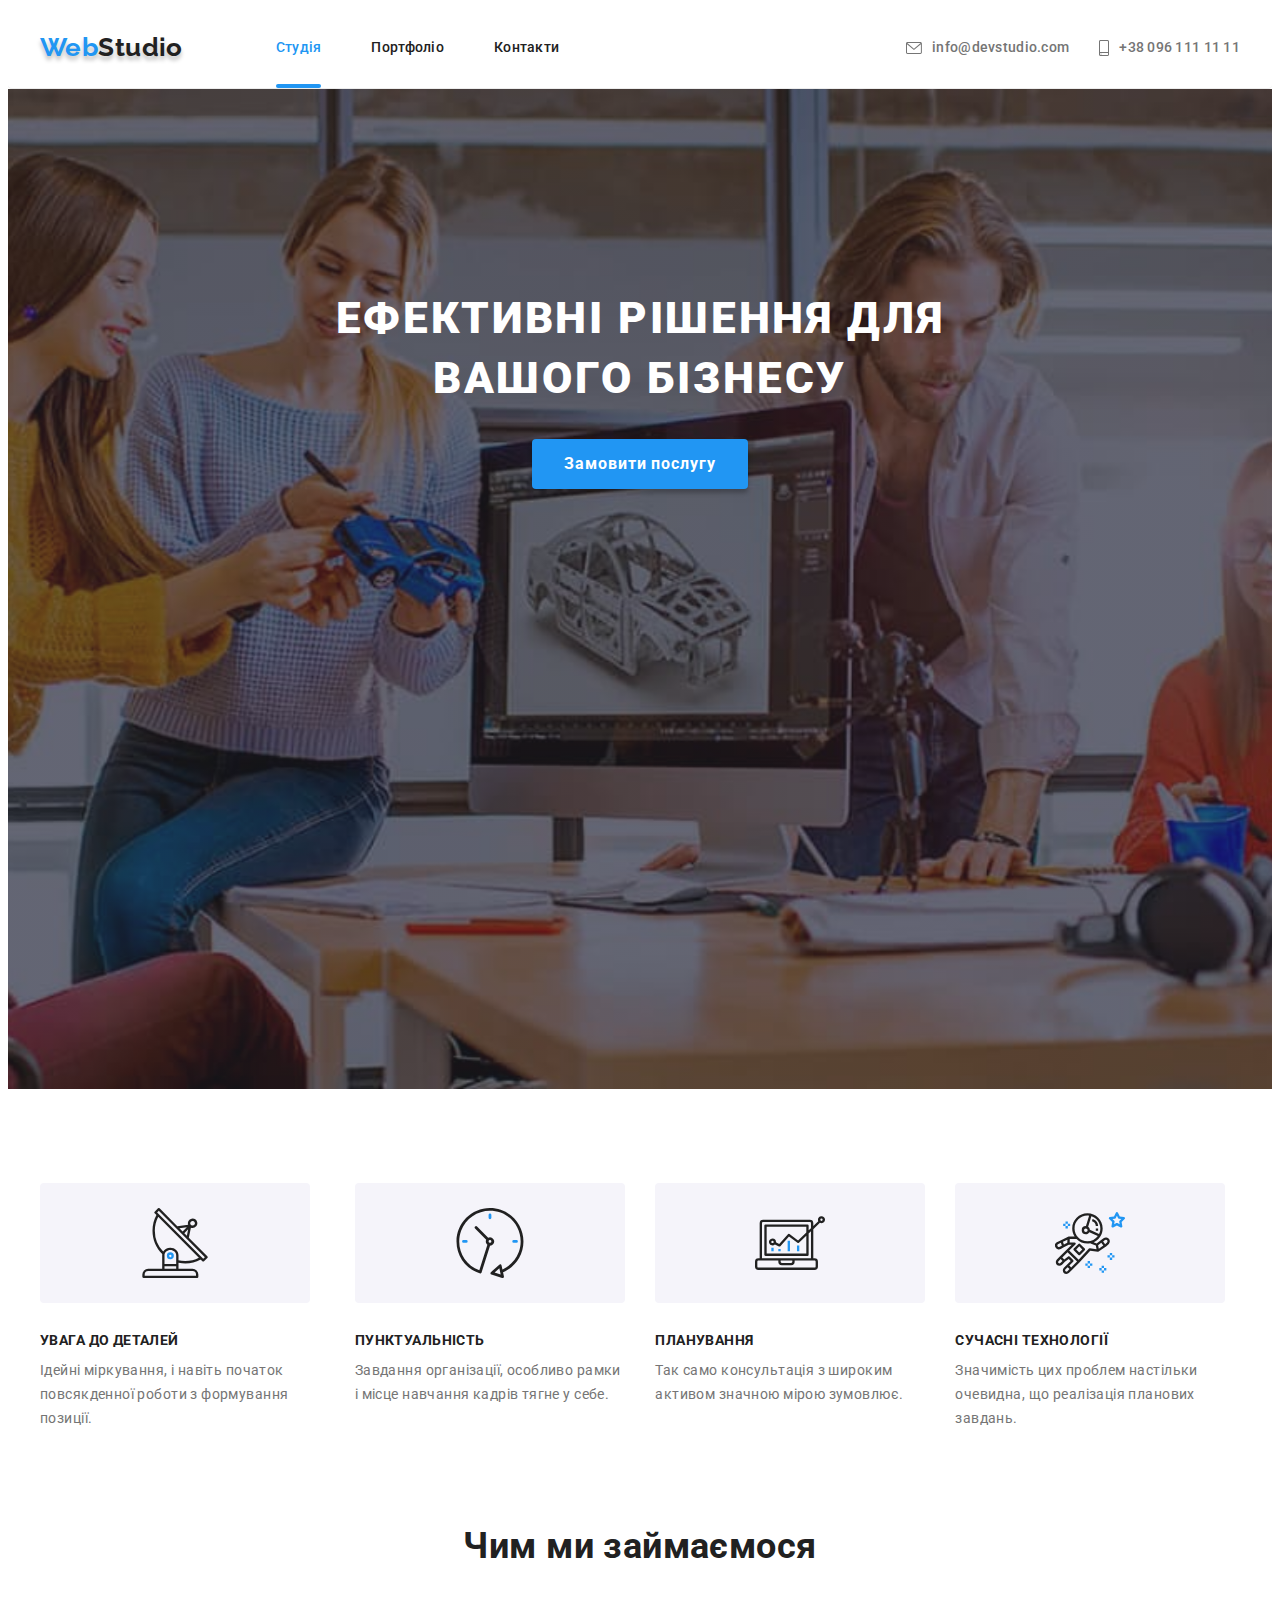
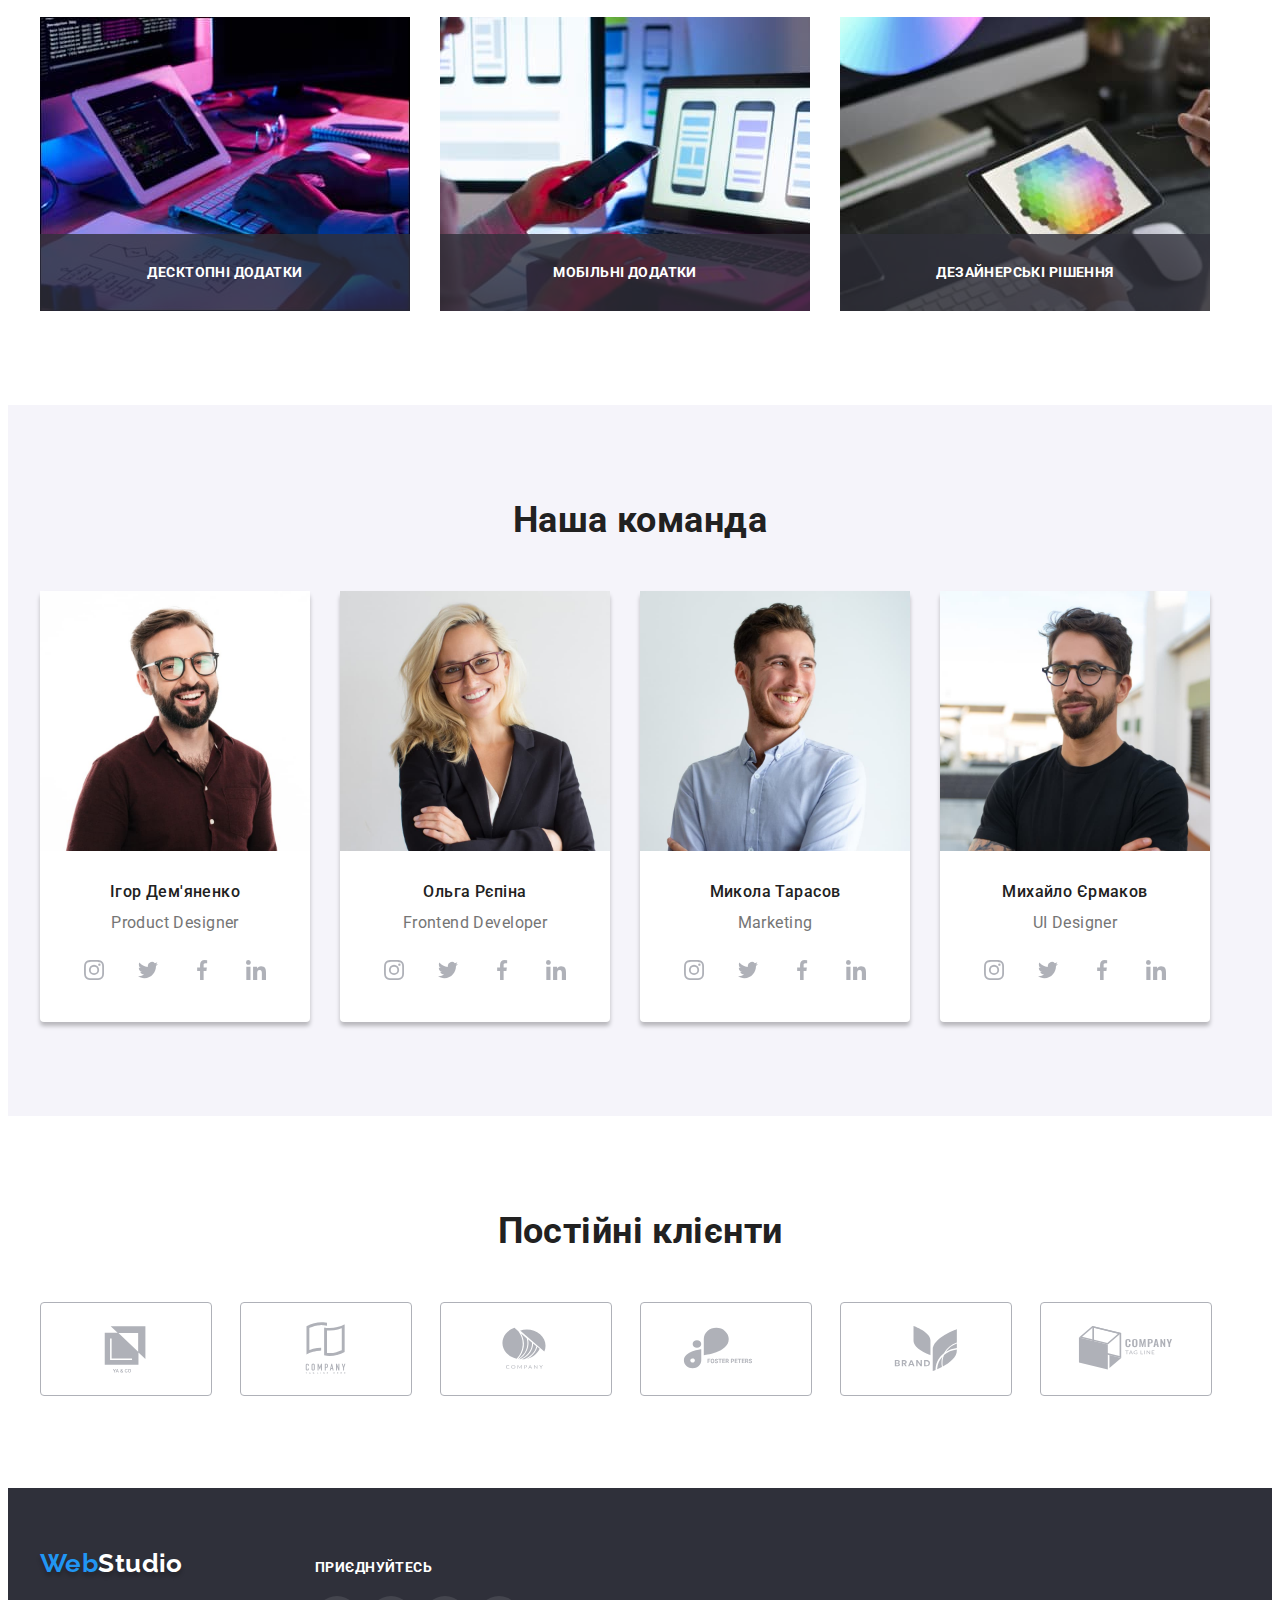
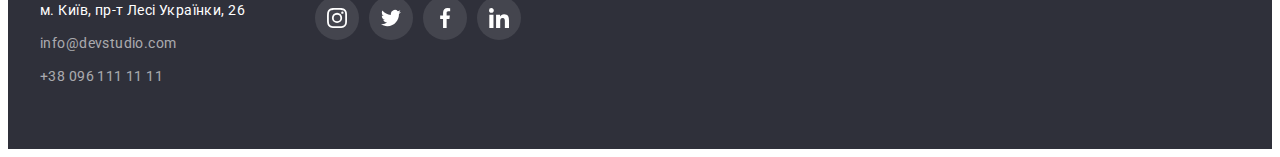
<file: index.html>
<!DOCTYPE html>
<html lang="uk">

<head>
  <meta charset="UTF-8">
  <meta http-equiv="X-UA-Compatible" content="IE=edge">
  <meta name="viewport" content="width=device-width, initial-scale=1.0">
  <title>Головна</title>
  <link rel="preconnect" href="https://fonts.googleapis.com">
  <link rel="preconnect" href="https://fonts.gstatic.com" crossorigin>
  <link href="https://fonts.googleapis.com/css2?family=Raleway:wght@700&family=Roboto:wght@400;500;700;900&display=swap"
    rel="stylesheet">
  <link rel="stylesheet" href="https://cdnjs.cloudflare.com/ajax/libs/modern-normalize/1.1.0/modern-normalize.min.css"
    integrity="sha512-wpPYUAdjBVSE4KJnH1VR1HeZfpl1ub8YT/NKx4PuQ5NmX2tKuGu6U/JRp5y+Y8XG2tV+wKQpNHVUX03MfMFn9Q=="
    crossorigin="anonymous" referrerpolicy="no-referrer" />
  <link rel="stylesheet" href="./css/styles.css">

</head>

<body>
  <!-- Шапка сторінки -->
  <header class="main-header">
    <div class="conteiner main-nav">
      <nav class="site-nav">
        <a class="logo" href="./index.html"><span class="log">Web</span>Studio</a>
        <ul class="list-nav">
          <li class="item"><a class="nav-link link" href="./portfolio.html"><span class="accent">Студія</span></a></li>
          <li class="item"><a class="nav-link link" href="./portfolio.html">Портфоліо</a></li>
          <li class="item"><a class="nav-link link" href="./index.html">Контакти</a></li>
        </ul>
      </nav>
      <div class="mail-tell-header">
        <a class="contacts" href="mailto:info@devstudio.com">
          <svg class="mail-icon" width="16px" height="12px">
            <use href="./images/icons.svg#icon-envelope"></use>
          </svg>info@devstudio.com</a>
        <a class="contacts" href="tel:+380961111111"><svg class="icon-tell" width="10px" height="16px">
            <use href="./images/icons.svg#icon-smartphone"></use>
          </svg>+38 096 111 11 11</a>
      </div>
    </div>
  </header>
  <main>

    <section class="hero">
      <div class="conteiner">
        <h1 class="promo-title">Ефективні рішення для вашого бізнесу</h1>
        <button type="button" class="button buttons" data-modal-open>Замовити послугу</button>
      </div>
    </section>
    <section class="section">
      <!--заголовок буде скритий-->
      <div class="conteiner">
        <h2 class="visually-hidden">Наші особливості</h2>
        <ul class="list-about">
          <li class="item-about">
            <div class="thumb"> <svg aria-label="логотип-антена" class="logo-why">
                <use href="./images/icons.svg#icon-antenna-logo"></use>
              </svg></div>
            <h3 class="why-title">Увага до деталей</h3>
            <p class="about">
              Ідейні міркування, і навіть початок повсякденної роботи з формування позиції.
            </p>
          </li>
          <li class="item-about">
            <div class="thumb"> <svg aria-label="логотип-годинник" class="logo-why">
                <use href="./images/icons.svg#icon-clock-logo"></use>
              </svg></div>
            <h3 class="why-title">Пунктуальність</h3>
            <p class="about">
              Завдання організації, особливо рамки і місце навчання кадрів тягне у себе.
            </p>
          </li>
          <li class="item-about">
            <div class="thumb"> <svg aria-label="логотип-діаграмма" class="logo-why">
                <use href="./images/icons.svg#icon-diagram-logo"></use>
              </svg></div>
            <h3 class="why-title">Планування</h3>
            <p class="about">Так само консультація з широким активом значною мірою зумовлює.</p>
          </li>
          <li class="item-about">
            <div class="thumb"><svg aria-label="логотип-астронавт" class="logo-why">
                <use href="./images/icons.svg#icon-astronaut-logo"></use>
              </svg> </div>
            <h3 class="why-title">Сучасні технології</h3>
            <p class="about">Значимість цих проблем настільки очевидна, що реалізація планових завдань.</p>
          </li>
        </ul>
      </div>
    </section>
    <section class="section section-nopad">
      <div class="conteiner">
        <h2 class="section-title">Чим ми займаємося</h2>
        <ul class="list-photo">
          <li class="photo-items">
            <img src="./images/do1.jpg" alt="pages for PC" width="370">

            <p class="label-text">Десктопні додатки</p>

          </li>
          <li class="photo-items">
            <img src="./images/do2.jpg" alt="pages for mobile" width="370">
            <p class="label-text">Мобільні додатки</p>
          </li>
          <li class="photo-items">
            <img src="./images/do3.jpg" alt="pages for other gadgets" width="370">

            <p class="label-text">Дезайнерські рішення</p>

          </li>
        </ul>
      </div>
    </section>
    <section class="our-team section">
      <div class="conteiner">
        <h2 class="section-title">Наша команда</h2>
        <ul class="list-staff">
          <li class="item-staff">
            <img src="./images/photo-1.jpg" alt="Igor's photo" width="270" height="260">
            <div class="staff-cards">
              <h3 class="staff-title">Ігор Дем'яненко </h3>
              <p class="position">Product Designer</p>
              <ul class="list-social-network">
                <li class="network-item"> <a class="social-link link" href="https://www.instagram.com/" target="_blank"
                    rel="noopener noreferrer nofollow"><svg aria-label="логотип Інстаграм" class="cards-icons-network">
                      <use href="./images/icons.svg#icon-instagram-logo"></use>
                    </svg></a></li>
                <li class="network-item"><a class="social-link link"" href=" https://twitter.com/" target="_blank"
                    rel="noopener noreferrer nofollow"><svg aria-label="логотип Твіттер" class="cards-icons-network">
                      <use href="./images/icons.svg#icon-twitter-logo"></use>
                    </svg></a></li>
                <li class="network-item"><a class="social-link link"" href=" https://www.facebook.com/" target="_blank"
                    rel="noopener noreferrer nofollow"><svg aria-label="логотип Фейсбук" class="cards-icons-network">
                      <use href="./images/icons.svg#icon-facebook-logo"></use>
                    </svg></a></li>
                <li class="network-item"><a class="social-link link"" href=" https://www.linkedin.com/" target="_blank"
                    rel="noopener noreferrer nofollow"><svg aria-label="логотип Лінкедин" class="cards-icons-network">
                      <use href="./images/icons.svg#icon-linkedin-logo"></use>
                    </svg></a></li>
              </ul>
            </div>
          </li>
          <li class="item-staff">
            <img src="./images/photo-2.jpg" alt="Olga's photo" width="270" height="260">
            <div class="staff-cards">
              <h3 class="staff-title">Ольга Рєпіна</h3>
              <p class="position">Frontend Developer</p>
              <ul class="list-social-network">
                <li class="network-item"> <a class="social-link link" href="https://www.instagram.com/" target="_blank"
                    rel="noopener noreferrer nofollow"><svg aria-label="логотип Інстаграм" class="cards-icons-network">
                      <use href="./images/icons.svg#icon-instagram-logo"></use>
                    </svg></a></li>
                <li class="network-item"><a class="social-link link"" href=" https://twitter.com/" target="_blank"
                    rel="noopener noreferrer nofollow"><svg aria-label="логотип Твіттер" class="cards-icons-network">
                      <use href="./images/icons.svg#icon-twitter-logo"></use>
                    </svg></a></li>
                <li class="network-item"><a class="social-link link"" href=" https://www.facebook.com/" target="_blank"
                    rel="noopener noreferrer nofollow"><svg aria-label="логотип Фейсбук" class="cards-icons-network">
                      <use href="./images/icons.svg#icon-facebook-logo"></use>
                    </svg></a></li>
                <li class="network-item"><a class="social-link link"" href=" https://www.linkedin.com/" target="_blank"
                    rel="noopener noreferrer nofollow"><svg aria-label="логотип Лінкедин" class="cards-icons-network">
                      <use href="./images/icons.svg#icon-linkedin-logo"></use>
                    </svg></a></li>
              </ul>
            </div>
          </li>
          <li class="item-staff">
            <img src="./images/photo-3.jpg" alt="Mykola's photo" width="270" height="260">
            <div class="staff-cards">
              <h3 class="staff-title">Микола Тарасов</h3>
              <p class="position">Marketing</p>
              <ul class="list-social-network">
                <li class="network-item"> <a class="social-link link" href="https://www.instagram.com/" target="_blank"
                    rel="noopener noreferrer nofollow"><svg aria-label="логотип Інстаграм" class="cards-icons-network">
                      <use href="./images/icons.svg#icon-instagram-logo"></use>
                    </svg></a></li>
                <li class="network-item"><a class="social-link link"" href=" https://twitter.com/" target="_blank"
                    rel="noopener noreferrer nofollow"><svg aria-label="логотип Твіттер" class="cards-icons-network">
                      <use href="./images/icons.svg#icon-twitter-logo"></use>
                    </svg></a></li>
                <li class="network-item"><a class="social-link link"" href=" https://www.facebook.com/" target="_blank"
                    rel="noopener noreferrer nofollow"><svg aria-label="логотип Фейсбук" class="cards-icons-network">
                      <use href="./images/icons.svg#icon-facebook-logo"></use>
                    </svg></a></li>
                <li class="network-item"><a class="social-link link"" href=" https://www.linkedin.com/" target="_blank"
                    rel="noopener noreferrer nofollow"><svg aria-label="логотип Лінкедин" class="cards-icons-network">
                      <use href="./images/icons.svg#icon-linkedin-logo"></use>
                    </svg></a></li>
              </ul>
            </div>
          </li>
          <li class="item-staff">
            <img src="./images/photo-4.jpg" alt="Mykhaylo's photo" width="270" height="260">
            <div class="staff-cards">
              <h3 class="staff-title">Михайло Єрмаков</h3>
              <p class="position">UI Designer</p>
              <ul class="list-social-network">
                <li class="network-item"> <a class="social-link link" href="https://www.instagram.com/" target="_blank"
                    rel="noopener noreferrer nofollow"><svg aria-label="логотип Інстаграм" class="cards-icons-network">
                      <use href="./images/icons.svg#icon-instagram-logo"></use>
                    </svg></a></li>
                <li class="network-item"><a class="social-link link"" href=" https://twitter.com/" target="_blank"
                    rel="noopener noreferrer nofollow"><svg aria-label="логотип Твіттер" class="cards-icons-network">
                      <use href="./images/icons.svg#icon-twitter-logo"></use>
                    </svg></a></li>
                <li class="network-item"><a class="social-link link"" href=" https://www.facebook.com/" target="_blank"
                    rel="noopener noreferrer nofollow"><svg aria-label="логотип Фейсбук" class="cards-icons-network">
                      <use href="./images/icons.svg#icon-facebook-logo"></use>
                    </svg></a></li>
                <li class="network-item"><a class="social-link link"" href=" https://www.linkedin.com/" target="_blank"
                    rel="noopener noreferrer nofollow"><svg aria-label="логотип Лінкедин" class="cards-icons-network">
                      <use href="./images/icons.svg#icon-linkedin-logo"></use>
                    </svg></a></li>
              </ul>
            </div>
          </li>
        </ul>
      </div>
    </section>
    <section class="section">
      <div class="conteiner">
        <h2 class="section-title">Постійні клієнти</h2>
        <ul class="list-partners">
          <li class="items-partners"><a class="link-partners link" href="#"><svg aria-label="логотип компанії"
                class="company-logo logo-hover">
                <use href="./images/icons.svg#icon-partners-1"></use>
              </svg></a></li>
          <li class="items-partners"><a class="link-partners link" href="#"><svg aria-label="логотип компанії"
                class="company-logo ">
                <use href="./images/icons.svg#icon-partners-2"></use>
              </svg></a></li>
          <li class="items-partners"><a class="link-partners link" href="#"><svg aria-label="логотип компанії"
                class="company-logo ">
                <use href="./images/icons.svg#icon-partners-3"></use>
              </svg></a></li>
          <li class="items-partners"><a class="link-partners link" href="#"><svg aria-label="логотип компанії"
                class="company-logo ">
                <use href="./images/icons.svg#icon-partners-4"></use>
              </svg></a>
          </li>
          <li class="items-partners"><a class="link-partners link" href="#"><svg aria-label="логотип компанії"
                class="company-logo ">
                <use href="./images/icons.svg#icon-partners-5"></use>
              </svg></a></li>
          <li class="items-partners"><a class="link-partners link" href="#"><svg aria-label="логотип компанії"
                class="company-logo ">
                <use href="./images/icons.svg#icon-partners-6"></use>
              </svg></a></li>
        </ul>
      </div>
    </section>
  </main>
  <footer class="foot">
    <div class="conteiner footer">
      <div class="logo-contacts"><a class="logo" href="index.html"><span class="log">Web</span><span
            class="logo-footer">Studio</span></a>
        <address>
          <ul class="list-footer">
            <li class="items-footer"><a class="address-link" href="https://goo.gl/maps/CPtrU1FHBa2aNyZL9"
                target="_blank" rel="noopener noreferrer nofollow">м. Київ,
                пр-т Лесі Українки, 26</a></li>
            <li class="items-footer"><a class="footer-link link" href="mailto:info@devstudio.com">info@devstudio.com</a>
            </li>
            <li class="items-footer"><a class="footer-link link" href="tel:+380961111111">+38 096 111 11 11</a></li>
          </ul>
        </address>
      </div>
      <div class="network-link">
        <h3 class="why-title network">Приєднуйтесь</h3>
        <ul class="list-social-network">
          <li class="network-item"> <a class="dark social-link link" href="https://www.instagram.com/" target="_blank"
              rel="noopener noreferrer nofollow"><svg aria-label="логотип Інстаграм" class="icons-network">
                <use href="./images/icons.svg#icon-instagram-logo"></use>
              </svg></a></li>
          <li class="network-item"><a class="dark social-link link" href=" https://twitter.com/" target="_blank"
              rel="noopener noreferrer nofollow"><svg aria-label="логотип Твіттер" class="icons-network">
                <use href="./images/icons.svg#icon-twitter-logo"></use>
              </svg></a></li>
          <li class="network-item"><a class="dark social-link link" href=" https://www.facebook.com/" target="_blank"
              rel="noopener noreferrer nofollow"><svg aria-label="логотип Фейсбук" class="icons-network">
                <use href="./images/icons.svg#icon-facebook-logo"></use>
              </svg></a></li>
          <li class="network-item"><a class="dark social-link link" href=" https://www.linkedin.com/" target="_blank"
              rel="noopener noreferrer nofollow"><svg aria-label="логотип Лінкедин" class="icons-network">
                <use href="./images/icons.svg#icon-linkedin-logo"></use>
              </svg></a></li>
        </ul>
      </div>
    </div>

  </footer>
  <div class="backdrop is-hidden" data-modal>
    <div class="modal"><button type="button" class="close-modal" data-modal-close><svg class="icon-button-close"
          width="18" height="18">
          <use href="/images/icons.svg#icon-close"></use>
        </svg>
      </button></div>
  </div>
  <script src="./js/modal.js"></script>
</body>

</html>
</file>
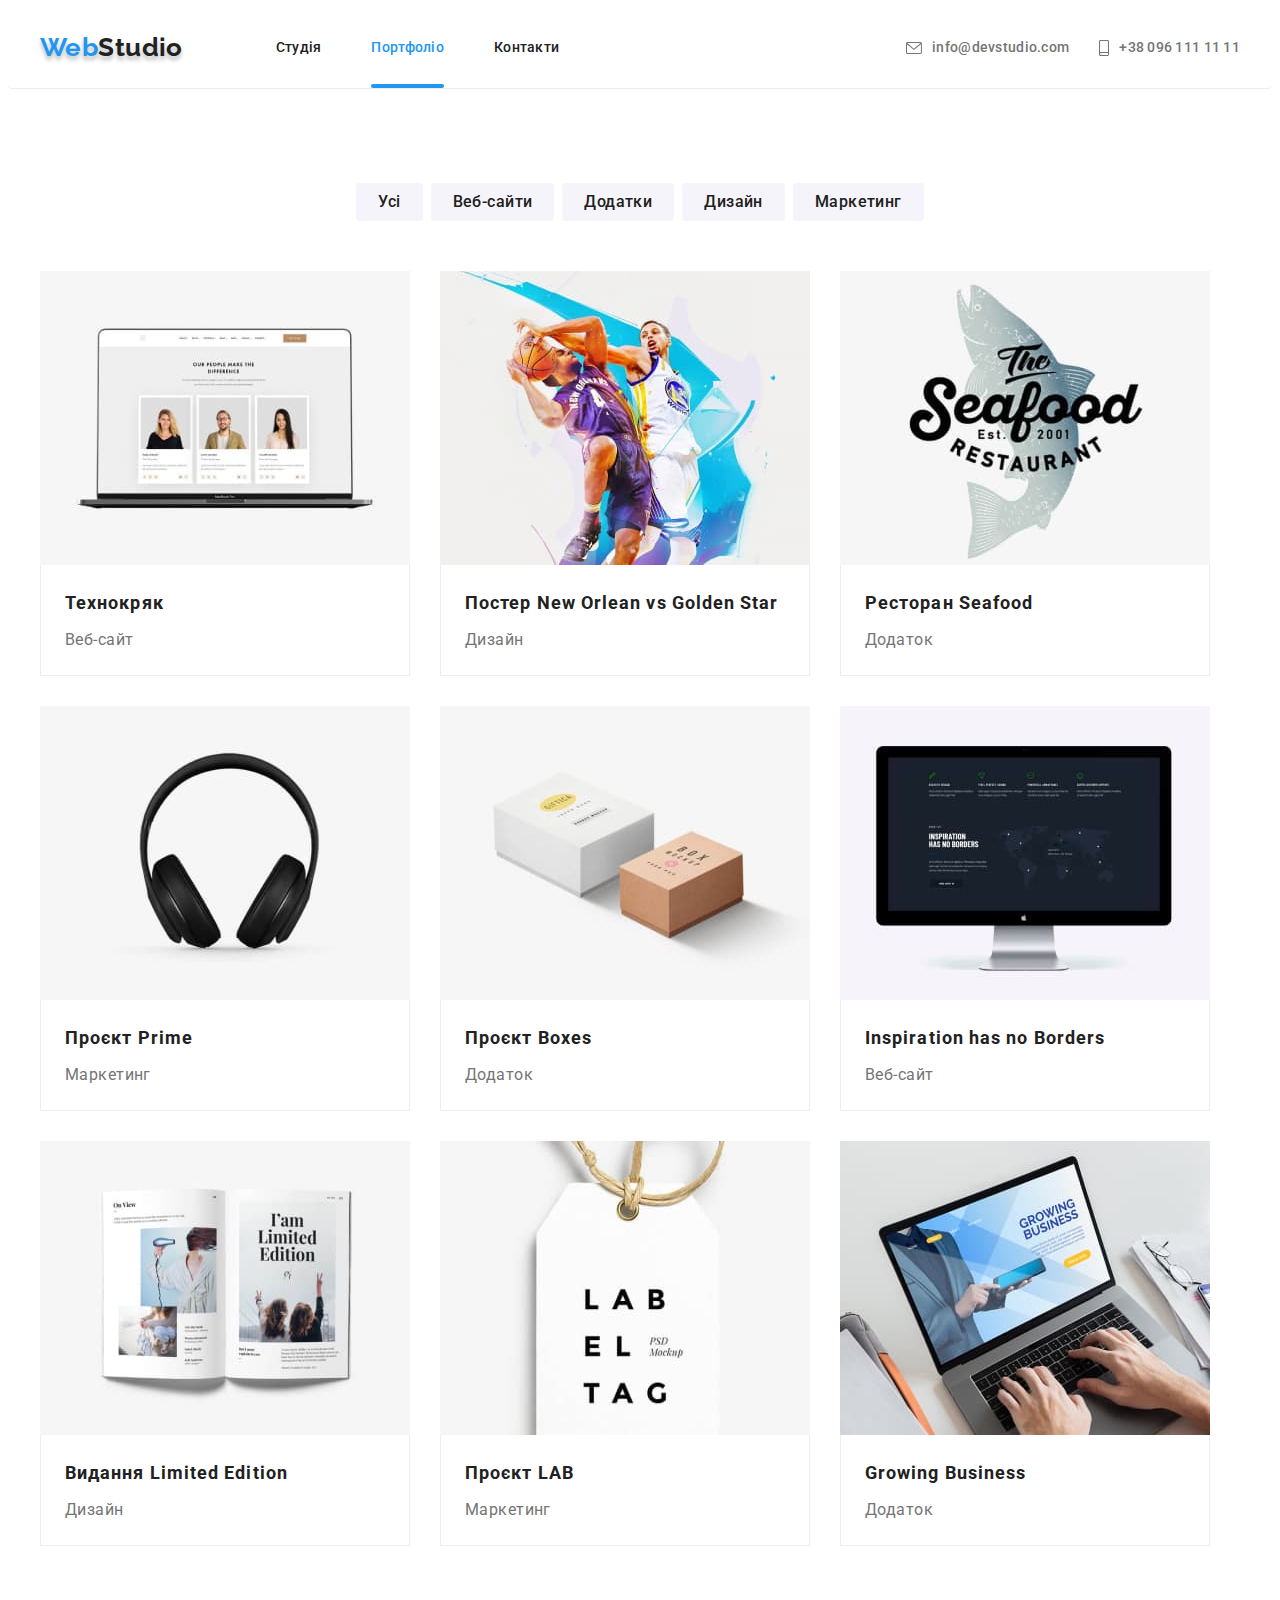
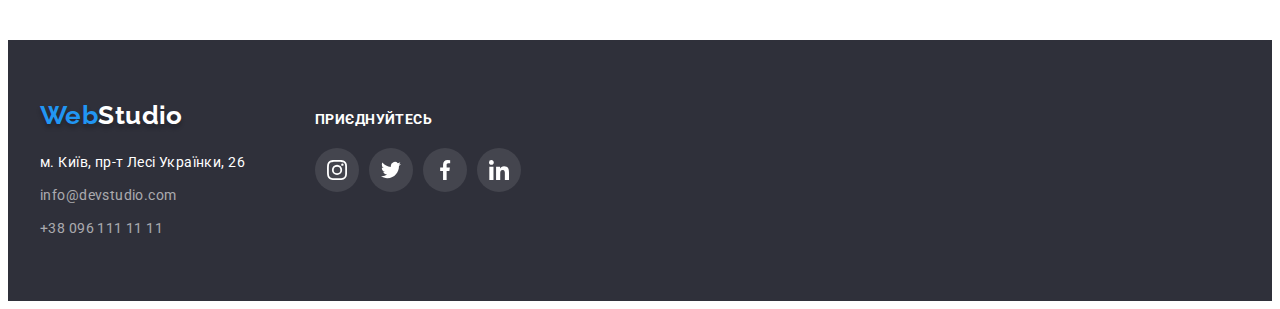
<file: portfolio.html>
<!DOCTYPE html>
<html lang="uk">

<head>
    <meta charset="UTF-8">
    <meta http-equiv="X-UA-Compatible" content="IE=edge">
    <meta name="viewport" content="width=device-width, initial-scale=1.0">
    <title>Портфоліо</title>
    <link rel="preconnect" href="https://fonts.googleapis.com">
    <link rel="preconnect" href="https://fonts.gstatic.com" crossorigin>
    <link
        href="https://fonts.googleapis.com/css2?family=Raleway:wght@700&family=Roboto:wght@400;500;700;900&display=swap"
        rel="stylesheet">
    <link rel="stylesheet" href="https://cdnjs.cloudflare.com/ajax/libs/modern-normalize/1.1.0/modern-normalize.min.css"
        integrity="sha512-wpPYUAdjBVSE4KJnH1VR1HeZfpl1ub8YT/NKx4PuQ5NmX2tKuGu6U/JRp5y+Y8XG2tV+wKQpNHVUX03MfMFn9Q=="
        crossorigin="anonymous" referrerpolicy="no-referrer" />
    <link rel="stylesheet" href="./css/styles.css">
</head>

<body>
    <header class="main-header">
        <div class="conteiner main-nav">
            <nav class="site-nav">
                <a class="logo" href="./index.html"><span class="log">Web</span>Studio</a>
                <ul class="list-nav">
                    <li class="item"><a class="nav-link link" href="./index.html">Студія</a>
                    </li>
                    <li class="item"><a class="nav-link link" href="./portfolio.html"><span
                                class="accent">Портфоліо</span></a></li>
                    <li class="item"><a class="nav-link link" href="./index.html">Контакти</a></li>
                </ul>
            </nav>
            <div class="mail-tell-header">
                <a class="contacts" href="mailto:info@devstudio.com"><svg class="mail-icon" width="16px" height="12px">
                        <use href="./images/icons.svg#icon-envelope"></use>
                    </svg>info@devstudio.com</a>
                <a class="contacts" href="tel:+380961111111"><svg class="icon-tell" width="10px" height="16px">
                        <use href="./images/icons.svg#icon-smartphone"></use>
                    </svg>+38 096 111 11 11</a>
            </div>
        </div>
    </header>
    <main>
        <section class="section">
            <div class="conteiner">
                <!--заголовок буде скритий-->
                <h1 class="visually-hidden">Портфоліо</h1>
                <ul class="list-button">
                    <li class="button-items"><button class="button-filter buttons " type="button">Усі</button></li>
                    <li class="button-items"><button class="button-filter buttons " type="button">Веб-сайти</button>
                    </li>
                    <li class="button-items"><button class="button-filter buttons " type="button">Додатки</button></li>
                    <li class="button-items"><button class="button-filter buttons " type="button">Дизайн</button></li>
                    <li class="button-items"><button class="button-filter buttons " type="button">Маркетинг</button>
                    </li>
                </ul>
                <ul class="list-portfolio">
                    <li><a class="link-portfolio link" href="#">
                            <div class="list-wrapper"><img src="./images/portf1.jpg" alt="Website" width="370">
                                <p class="overlay">Ресурс пропонує комплексні пропозиції з різним рівнем функціоналу та
                                    сервісів. Все це
                                    дозволить відвідувачу отримати
                                    вичерпні відомості про компанію чи приватну особу.</p>
                            </div>
                            <div class="border">
                                <h2 class="portfolio-title">Технокряк</h2>
                                <p class="about-portfolio">Веб-сайт</p>
                            </div>
                        </a>
                    </li>
                    <li> <a class="link-portfolio link" href="#">
                            <div class="list-wrapper"><img src="./images/portf2.jpg" alt="Poster" width="370">
                                <p class="overlay">Ресурс пропонує комплексні пропозиції з різним рівнем функціоналу та
                                    сервісів. Все це
                                    дозволить відвідувачу отримати
                                    вичерпні відомості про компанію чи приватну особу.</p>
                            </div>
                            <div class="border">
                                <h2 class="portfolio-title">Постер New Orlean vs Golden Star</h2>
                                <p class="about-portfolio">Дизайн</p>
                            </div>
                        </a>
                    </li>
                    <li> <a class="link-portfolio link" href="#">
                            <div class="list-wrapper"><img src="./images/portf3.jpg" alt="Restorount-logo" width="370">
                                <p class="overlay">Ресурс пропонує комплексні пропозиції з різним рівнем функціоналу та
                                    сервісів. Все це
                                    дозволить відвідувачу отримати
                                    вичерпні відомості про компанію чи приватну особу.</p>
                            </div>
                            <div class="border">
                                <h2 class="portfolio-title">Ресторан Seafood</h2>
                                <p class="about-portfolio">Додаток</p>
                            </div>
                        </a>
                    </li>
                    <li><a class="link-portfolio link" href="#">
                            <div class="list-wrapper"><img src="./images/portf4.jpg" alt="Project-marketing"
                                    width="370">
                                <p class="overlay">Ресурс пропонує комплексні пропозиції з різним рівнем функціоналу та
                                    сервісів. Все це
                                    дозволить відвідувачу отримати
                                    вичерпні відомості про компанію чи приватну особу.</p>
                            </div>
                            <div class="border">
                                <h2 class="portfolio-title">Проєкт Prime</h2>
                                <p class="about-portfolio">Маркетинг</p>
                            </div>
                        </a>
                    </li>
                    <li> <a class="link-portfolio link" href="#">
                            <div class="list-wrapper"><img src="./images/portf5.jpg" alt="Project-boxes" width="370">
                                <p class="overlay">Ресурс пропонує комплексні пропозиції з різним рівнем функціоналу та
                                    сервісів. Все це
                                    дозволить відвідувачу отримати
                                    вичерпні відомості про компанію чи приватну особу.</p>
                            </div>
                            <div class="border">
                                <h2 class="portfolio-title">Проєкт Boxes</h2>
                                <p class="about-portfolio">Додаток</p>
                            </div>
                        </a>

                    </li>
                    <li> <a class="link-portfolio link" href="#">
                            <div class="list-wrapper"><img src="./images/portf6.jpg" alt="Website2" width="370">
                                <p class="overlay">Ресурс пропонує комплексні пропозиції з різним рівнем функціоналу та
                                    сервісів. Все це
                                    дозволить відвідувачу отримати
                                    вичерпні відомості про компанію чи приватну особу.</p>
                            </div>
                            <div class="border">
                                <h2 class="portfolio-title">Inspiration has no Borders</h2>
                                <p class="about-portfolio">Веб-сайт</p>
                            </div>
                        </a>
                    </li>
                    <li> <a class="link-portfolio link" href="#">
                            <div class="list-wrapper"><img src="./images/portf7.jpg" alt="Design" width="370">
                                <p class="overlay">Ресурс пропонує комплексні пропозиції з різним рівнем функціоналу та
                                    сервісів. Все це
                                    дозволить відвідувачу отримати
                                    вичерпні відомості про компанію чи приватну особу.</p>
                            </div>
                            <div class="border">
                                <h2 class="portfolio-title">Видання Limited Edition</h2>
                                <p class="about-portfolio">Дизайн</p>
                            </div>
                        </a>
                    </li>
                    <li><a class="link-portfolio link" href="#">
                            <div class="list-wrapper"><img src="./images/portf8.jpg" alt="LAB" width="370">
                                <p class="overlay">Ресурс пропонує комплексні пропозиції з різним рівнем функціоналу та
                                    сервісів. Все це
                                    дозволить відвідувачу отримати
                                    вичерпні відомості про компанію чи приватну особу.</p>
                            </div>
                            <div class="border">
                                <h2 class="portfolio-title">Проєкт LAB</h2>
                                <p class="about-portfolio">Маркетинг</p>
                            </div>
                        </a>
                    </li>
                    <li> <a class="link-portfolio link" href="#">
                            <div class="list-wrapper"><img src="./images/portf9.jpg" alt="App-for-business" width="370">
                                <p class="overlay">Ресурс пропонує комплексні пропозиції з різним рівнем функціоналу та
                                    сервісів. Все це
                                    дозволить відвідувачу отримати
                                    вичерпні відомості про компанію чи приватну особу.</p>
                            </div>
                            <div class="border">
                                <h2 class="portfolio-title">Growing Business</h2>
                                <p class="about-portfolio">Додаток</p>
                            </div>
                        </a>
                    </li>
                </ul>
            </div>
        </section>
    </main>
    <footer class="foot">
        <div class="conteiner footer">

            <div class="logo-contacts"><a class="logo" href="index.html"><span class="log">Web</span><span
                        class="logo-footer">Studio</span></a>
                <address>
                    <ul class="list-footer">
                        <li class="items-footer"><a class="address-link" href="https://goo.gl/maps/CPtrU1FHBa2aNyZL9"
                                target="_blank" rel="noopener noreferrer nofollow">м. Київ,
                                пр-т Лесі Українки, 26</a></li>
                        <li class="items-footer"><a class="footer-link link"
                                href="mailto:info@devstudio.com">info@devstudio.com</a>
                        </li>
                        <li class="items-footer"><a class="footer-link link" href="tel:+380961111111">+38 096 111 11
                                11</a></li>
                    </ul>
                </address>
            </div>
            <div class="network-link">
                <h3 class="why-title network">Приєднуйтесь</h3>
                <ul class="list-social-network">
                    <li class="network-item"> <a class="dark social-link link" href="https://www.instagram.com/"
                            target="_blank" rel="noopener noreferrer nofollow"><svg aria-label="логотип Інстаграм"
                                class="icons-network">
                                <use href="./images/icons.svg#icon-instagram-logo"></use>
                            </svg></a></li>
                    <li class="network-item"><a class="dark social-link link" href=" https://twitter.com/"
                            target="_blank" rel="noopener noreferrer nofollow"><svg aria-label="логотип Твіттер"
                                class="icons-network">
                                <use href="./images/icons.svg#icon-twitter-logo"></use>
                            </svg></a></li>
                    <li class="network-item"><a class="dark social-link link" href=" https://www.facebook.com/"
                            target="_blank" rel="noopener noreferrer nofollow"><svg aria-label="логотип Фейсбук"
                                class="icons-network">
                                <use href="./images/icons.svg#icon-facebook-logo"></use>
                            </svg></a></li>
                    <li class="network-item"><a class="dark social-link link" href=" https://www.linkedin.com/"
                            target="_blank" rel="noopener noreferrer nofollow"><svg aria-label="логотип Лінкедин"
                                class="icons-network">
                                <use href="./images/icons.svg#icon-linkedin-logo"></use>
                            </svg></a></li>
                </ul>
            </div>
        </div>

    </footer>
</body>

</html>
</file>
<file: css/styles.css>
:root {
    --primary-text-color: #757575;
    --title-text-color: #212121;
    --accent-color: #2196F3;
    --primary-white-color: #FFFFFF;
    --portfolio-border-color: #EEEEEE;
    --black-color: #000000;
    --section-grey-color: #F5F4FA;
    --grey-shadow: #FFFFFF99;
    --hero-footer-color: #2F303A;
    --header-border-color: #ECECEC;
    --logo-color: #AFB1B8;
    --transition-dur-fun: 250ms cubic-bezier(0.4, 0, 0.2, 1);

}

body {
    font-family: 'Roboto', sans-serif;
    font-size: 14px;
    background-color: var(--primary-white-color);
    color: var(--primary-text-color);
    letter-spacing: 0.03em;

}

h1,
h2,
h3,
h4,
h5,
h6,
p {
    margin-top: 0;
    margin-bottom: 0;
}

ul,
ol {
    margin-top: 0;
    margin-bottom: 0;
    padding-left: 0;
}

.section {
    padding-top: 94px;
    padding-bottom: 94px;
}

.buttons {
    display: block;
    margin: 0 auto;
    cursor: pointer;
    border: none;
    border-radius: 4px;

    text-align: center;
    font-family: inherit;
}

img {
    display: block;
    max-width: 100%;
    height: auto;
}

.link {
    text-decoration: none;
}

.visually-hidden {
    position: absolute;
    width: 1px;
    height: 1px;
    margin: -1px;
    border: 0;
    padding: 0;

    white-space: nowrap;
    clip-path: inset(100%);
    clip: rect(0 0 0 0);
    overflow: hidden;
}

.list-nav,
.list-about,
.list-photo,
.list-staff,
.list-footer,
.list-button,
.list-partners,
.list-portfolio,
.list-social-network {
    list-style-type: none;
}

.conteiner {
    margin-left: auto;
    margin-right: auto;
    width: 1200px;
    padding-left: 15px;
    padding-right: 15px;

}

.main-header {
    border-bottom: 1px solid var(--header-border-color);

    border-bottom-left-radius: 4px;
    border-bottom-right-radius: 4px;
    box-shadow: 0px, 4px rgba(0, 0, 0, 0.25);
}

.logo {
    font-family: 'Raleway';
    font-weight: 700;
    font-size: 26px;
    line-height: 1.2;
    text-decoration: none;
    text-shadow: 0px 4px 4px rgba(0, 0, 0, 0.25);
    color: var(--title-text-color)
}

.logo>.log {
    color: var(--accent-color);
}

.site-nav .nav-link {
    position: relative;
    display: inline-block;

    padding-top: 32px;
    padding-bottom: 32px;

    font-weight: 500;
    line-height: 1.14;
    letter-spacing: 0.02em;
    color: var(--title-text-color);

    transition: color var(--transition-dur-fun);
}

.accent {
    color: var(--accent-color);
}

.accent::after {
    position: absolute;
    left: 0;
    bottom: 0;
    content: "";
    display: block;
    width: 100%;
    height: 4px;
    background-color: var(--accent-color);
    border-radius: 2px;
}

.list-nav,
.site-nav,
.main-nav,
.list-photo,
.list-staff {
    display: flex;
    align-items: center;
}

/* Шапка навігація */
.list-nav {
    margin-left: 93px;
    gap: 50px;

}

.mail-tell-header {
    display: flex;
    gap: 30px;
    justify-content: center;
    align-items: center;
    margin-left: auto;
}

.site-nav .nav-link:hover,
.site-nav .nav-link:focus,
.contacts:hover,
.contacts:focus,
.list-footer a:hover,
.list-footer a:focus {
    color: var(--accent-color);
}

.contacts {
    display: inline-flex;
    align-items: center;
    padding-top: 32px;
    padding-bottom: 32px;

    font-weight: 500;
    line-height: 1.14;
    letter-spacing: 0.02em;
    color: var(--primary-text-color);
    fill: currentColor;
    text-decoration: none;

    transition: color var(--transition-dur-fun);

}

.contacts>.mail-icon {
    margin-right: 10px;

}

.contacts>.icon-tell {
    margin-right: 10px;

}

.icon-tell:hover,
.icon-tell:focus,
.mail-icon:hover,
.mail-icon:focus {
    fill: var(--accent-color);
}

/* Герой */
.hero {
    max-width: 1600px;
    height: 600px;
    margin: 0 auto;
    padding: 200px 0;
    text-align: center;
    background-color: #C4C4C4;
    background-image: linear-gradient(rgba(47, 48, 58, 0.4),
            rgba(47, 48, 58, 0.4)),
        url("../images/BG-image.jpg");
    background-repeat: no-repeat;
    background-position: center;
    background-size: cover;
}

.promo-title {
    width: 696px;
    margin: 0 auto;
    margin-bottom: 30px;
    font-weight: 900;

    font-size: 44px;
    line-height: 1.36;

    letter-spacing: 0.06em;
    text-transform: uppercase;
    color: var(--primary-white-color);
}

.button {
    padding: 10px 32px;
    background-color: var(--accent-color);
    color: var(--primary-white-color);
    font-weight: 700;
    font-size: 16px;
    line-height: 1.88;
    letter-spacing: 0.06em;

    box-shadow: 0px 4px 4px rgba(0, 0, 0, 0.25);

    transition: background-color var(--transition-dur-fun),
        box-shadow var(--transition-dur-fun);
}

.button:hover,
.button:focus {
    background-color: #188CE8;
    box-shadow: 0px 4px 4px rgba(0, 0, 0, 0.15);
}

.section-nopad {
    padding-top: 0;
}

/* Секція 2  */
.list-about {
    display: flex;
    align-items: flex-start;
    gap: 30px;
}

.item-about {
    flex-basis: calc((100%-90px)/4);
}

.thumb {
    display: flex;
    align-items: center;
    justify-content: center;

    margin-bottom: 30px;
    width: 270px;
    height: 120px;

    background-color: var(--section-grey-color);
    border-radius: 4px;
}

.logo-why {
    width: 70px;
    height: 70px;
}

.photo-items:not(:last-child),
.item-staff:not(:last-child) {
    margin-right: 30px;
}

.photo-items {
    position: relative;
}

.label-text {
    position: absolute;
    left: 0;
    bottom: 0;
    width: 100%;
    padding-top: 27px;
    padding-bottom: 27px;
    font-weight: 700;
    font-size: 14px;
    line-height: 1.6;
    text-align: center;
    text-transform: uppercase;
    color: var(--primary-white-color);
    background-color: rgba(47, 48, 58, 0.8);
}

/* Секція 3  */
.why-title {
    margin-bottom: 10px;
    color: var(--title-text-color);
    font-size: 14px;
    font-weight: 700;
    line-height: 1.14;
    text-transform: uppercase;
}

.about {
    font-size: 14px;
    line-height: 1.71;
}

.section-title {
    margin-bottom: 50px;
    color: var(--title-text-color);
    font-weight: 700;
    font-size: 36px;
    line-height: 1.17;
    text-align: center;
}

/* Секція 4 */
.our-team {
    background-color: var(--section-grey-color);
    text-align: center;
}

.item-staff {
    background-color: var(--primary-white-color);
    /* Тут має бути ще тінь, але як я зрозуміла поки що це не обов'язково робити*/
    box-shadow: 0px 4px 4px 0px rgba(0, 0, 0, 0.25);
    border-radius: 4px;
}

.staff-cards {
    padding-top: 30px;
    padding-bottom: 30px;
}

.staff-title {
    margin-bottom: 10px;
    color: var(--title-text-color);
    font-weight: 500;
    font-size: 16px;
    line-height: 1.36;
}

.list-social-network {
    display: flex;
    align-items: center;
    justify-content: center;
    gap: 10px;
}

.network-item {
    width: 44px;
    height: 44px;
}

.cards-icons-network {
    width: 20px;
    height: 20px;
    fill: currentColor;
    transition: fill var(--transition-dur-fun);
}

.social-link:hover,
.social-link:focus {
    color: var(--primary-white-color);
}

.social-link {
    display: flex;
    justify-content: center;
    align-items: center;
    color: var(--logo-color);

    width: 100%;
    height: 100%;
    border-radius: 50%;

    transition: color var(--transition-dur-fun),
        background-color var(--transition-dur-fun);
}

.position {
    margin-bottom: 16px;
    font-size: 16px;
    line-height: 1.19;
}

/* Секція 5 */
.list-partners {
    display: flex;
    gap: 30px;

}

.items-partners {

    width: 170px;
    height: 92px;
}

.link-partners {
    display: flex;
    justify-content: center;
    align-items: center;
    width: 100%;
    height: 100%;

    color: var(--logo-color);

    border: 1px solid #AFB1B8;
    border-radius: 4px;
    transition: color var(--transition-dur-fun), border-color var(--transition-dur-fun);
}

.link-partners:hover,
.link-partners:focus {
    border-color: var(--accent-color);
    color: var(--accent-color);
}

.company-logo {
    width: 106px;
    height: 60px;

    fill: currentColor;
    transition: fill var(--transition-dur-fun);
}


/* Футер */

.foot {
    background-color: var(--hero-footer-color);
    padding-top: 60px;
    padding-bottom: 60px;
}

.logo-contacts {
    margin-right: 70px;
}

.foot .logo {
    display: block;
    margin-bottom: 20px;
}

.logo-footer {
    color: var(--primary-white-color);
}

.address-link {
    display: block;
    font-style: normal;
    /*исходный текст был курсивным, поэтому поставила font-style: normal */
    line-height: 1.71;
    text-decoration: none;
    color: var(--primary-white-color);
    transition: color var(--transition-dur-fun);
}

.items-footer:not(:last-child) {
    margin-bottom: 9px;
}

.footer {
    display: flex;
    align-items: baseline;
}


.footer-link {
    display: block;
    line-height: 1.71;
    font-style: normal;
    /*исходный текст был курсивным, поэтому поставила font-style: normal */
    color: var(--grey-shadow);

    transition: color var(--transition-dur-fun);
}

.network {
    color: var(--primary-white-color);
    margin-bottom: 20px;
}

.dark {
    background-color: rgba(255, 255, 255, 0.1);
}


.icons-network {
    width: 20px;
    height: 20px;
    fill: var(--primary-white-color);
}

.social-link:hover,
.social-link:focus {
    background-color: var(--accent-color);
}


/* Сторінка портфоліо */

.list-button {
    display: flex;
    justify-content: center;
    margin-bottom: 50px;
    gap: 8px;
}

.button-filter {
    color: var(--title-text-color);
    background-color: var(--section-grey-color);
    font-weight: 500;
    font-size: 16px;
    line-height: 1.62;
    letter-spacing: inherit;

    padding: 6px 22px;
    transition: background-color var(--transition-dur-fun),
        color var(--transition-dur-fun),
        box-shadow var(--transition-dur-fun);
}

.button-filter:hover,
.button-filter:focus {
    background-color: var(--accent-color);
    color: var(--primary-white-color);
    box-shadow: 0px 3px 1px rgba(0, 0, 0, 0.1),
        0px 1px 2px rgba(0, 0, 0, 0.08),
        0px 2px 2px rgba(0, 0, 0, 0.12);
}

.list-portfolio {
    display: flex;
    flex-wrap: wrap;
    gap: 30px;
}

.border {
    padding: 20px 24px;
    /* Встановить стилі правої рамки */
    border-right-width: 1px;
    border-right-style: solid;
    border-right-color: var(--portfolio-border-color);

    /* Встановить стилі нижньої рамки */
    border-bottom-width: 1px;
    border-bottom-style: solid;
    border-bottom-color: var(--portfolio-border-color);

    /* Встановить стилі лівої рамки */
    border-left-width: 1px;
    border-left-style: solid;
    border-left-color: var(--portfolio-border-color);
}

.link-portfolio {
    display: block;

    color: var(--primary-text-color);
    transition: box-shadow var(--transition-dur-fun);
}

.link-portfolio:hover,
.link-portfolio:focus {
    box-shadow: 1px 4px 6px 0px rgba(0, 0, 0, 0.16),
        0px 4px 4px 0px rgba(0, 0, 0, 0.06),
        0px 1px 1px 0px rgba(0, 0, 0, 0.12);
}

.portfolio-title {
    margin-bottom: 4px;

    color: var(--title-text-color);
    font-weight: 700;
    font-size: 18px;
    line-height: 2;
    letter-spacing: 0.06em;
}

.about-portfolio {
    font-size: 16px;
    line-height: 1.88;
}

.list-wrapper {
    position: relative;
    overflow: hidden;
}

.overlay {
    position: absolute;
    top: 0;
    left: 0;
    width: 100%;
    height: 100%;
    padding: 63px 24px;

    font-weight: 400;
    font-size: 18px;
    line-height: 1.3;
    text-align: left;

    background-color: rgba(33, 150, 243, 0.9);
    color: var(--primary-white-color);

    overflow: auto;
    transform: translateY(100%);
    transition: transform var(--transition-dur-fun);
}

.link-portfolio:hover .overlay,
.link-portfolio:focus .overlay {
    transform: translateY(0%);
}

/* Модальне вікно */

.backdrop {
    position: fixed;
    top: 0;
    left: 0;
    width: 100%;
    height: 100%;

    background-color: rgba(0, 0, 0, 0.2);
    z-index: 100;
    transition: visibility var(--transition-dur-fun), opacity var(--transition-dur-fun);
}

.backdrop.is-hidden {
    visibility: hidden;
    opacity: 0;
    pointer-events: none;
}

.modal {
    position: absolute;
    top: 50%;
    left: 50%;
    transform: translate(-50%, -50%);
    /* розміри будуть по контенту */
    width: 528px;
    height: 581px;
    background-color: var(--primary-white-color);
}

.close-modal {
    position: absolute;
    top: 8px;
    right: 8px;
    display: flex;
    align-items: center;
    justify-content: center;
    width: 30px;
    height: 30px;
    border-radius: 50%;
    background-color: transparent;
    border: 1px solid rgba(0, 0, 0, 0.1);
}
</file>
